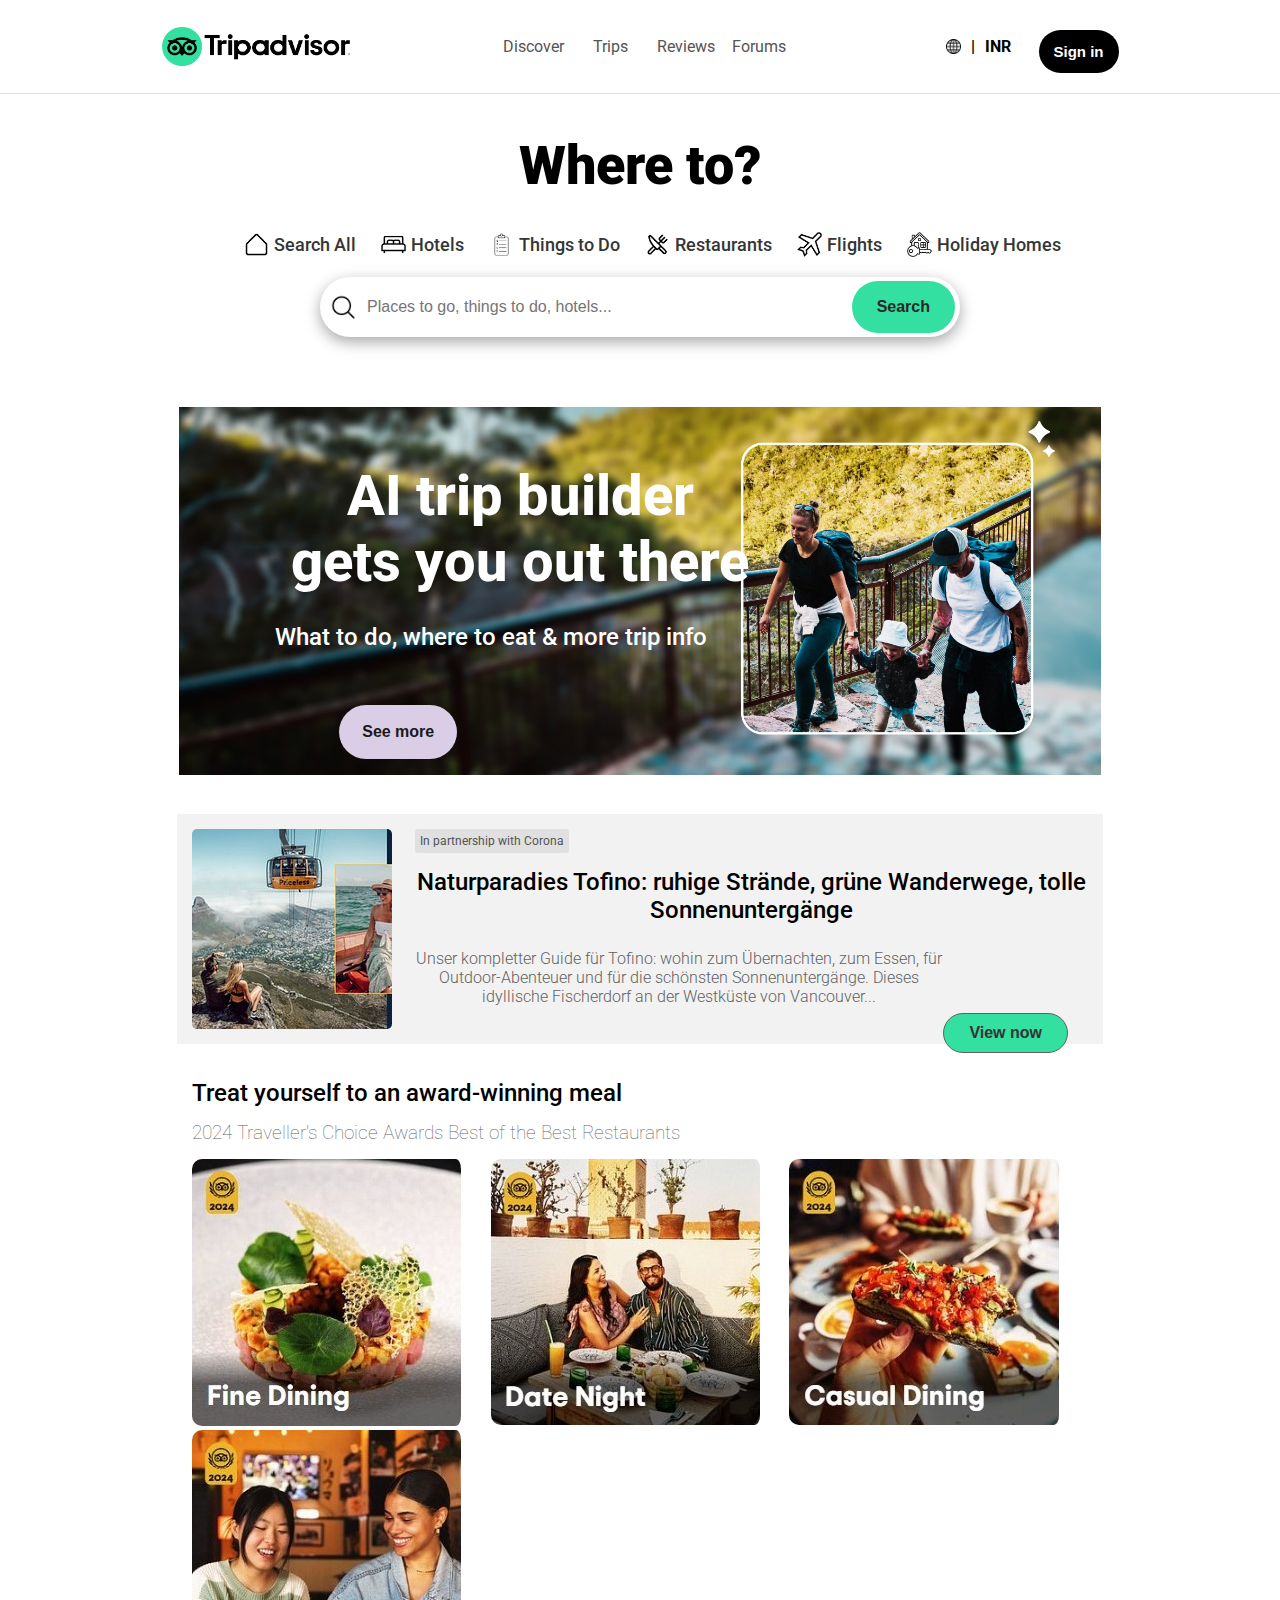
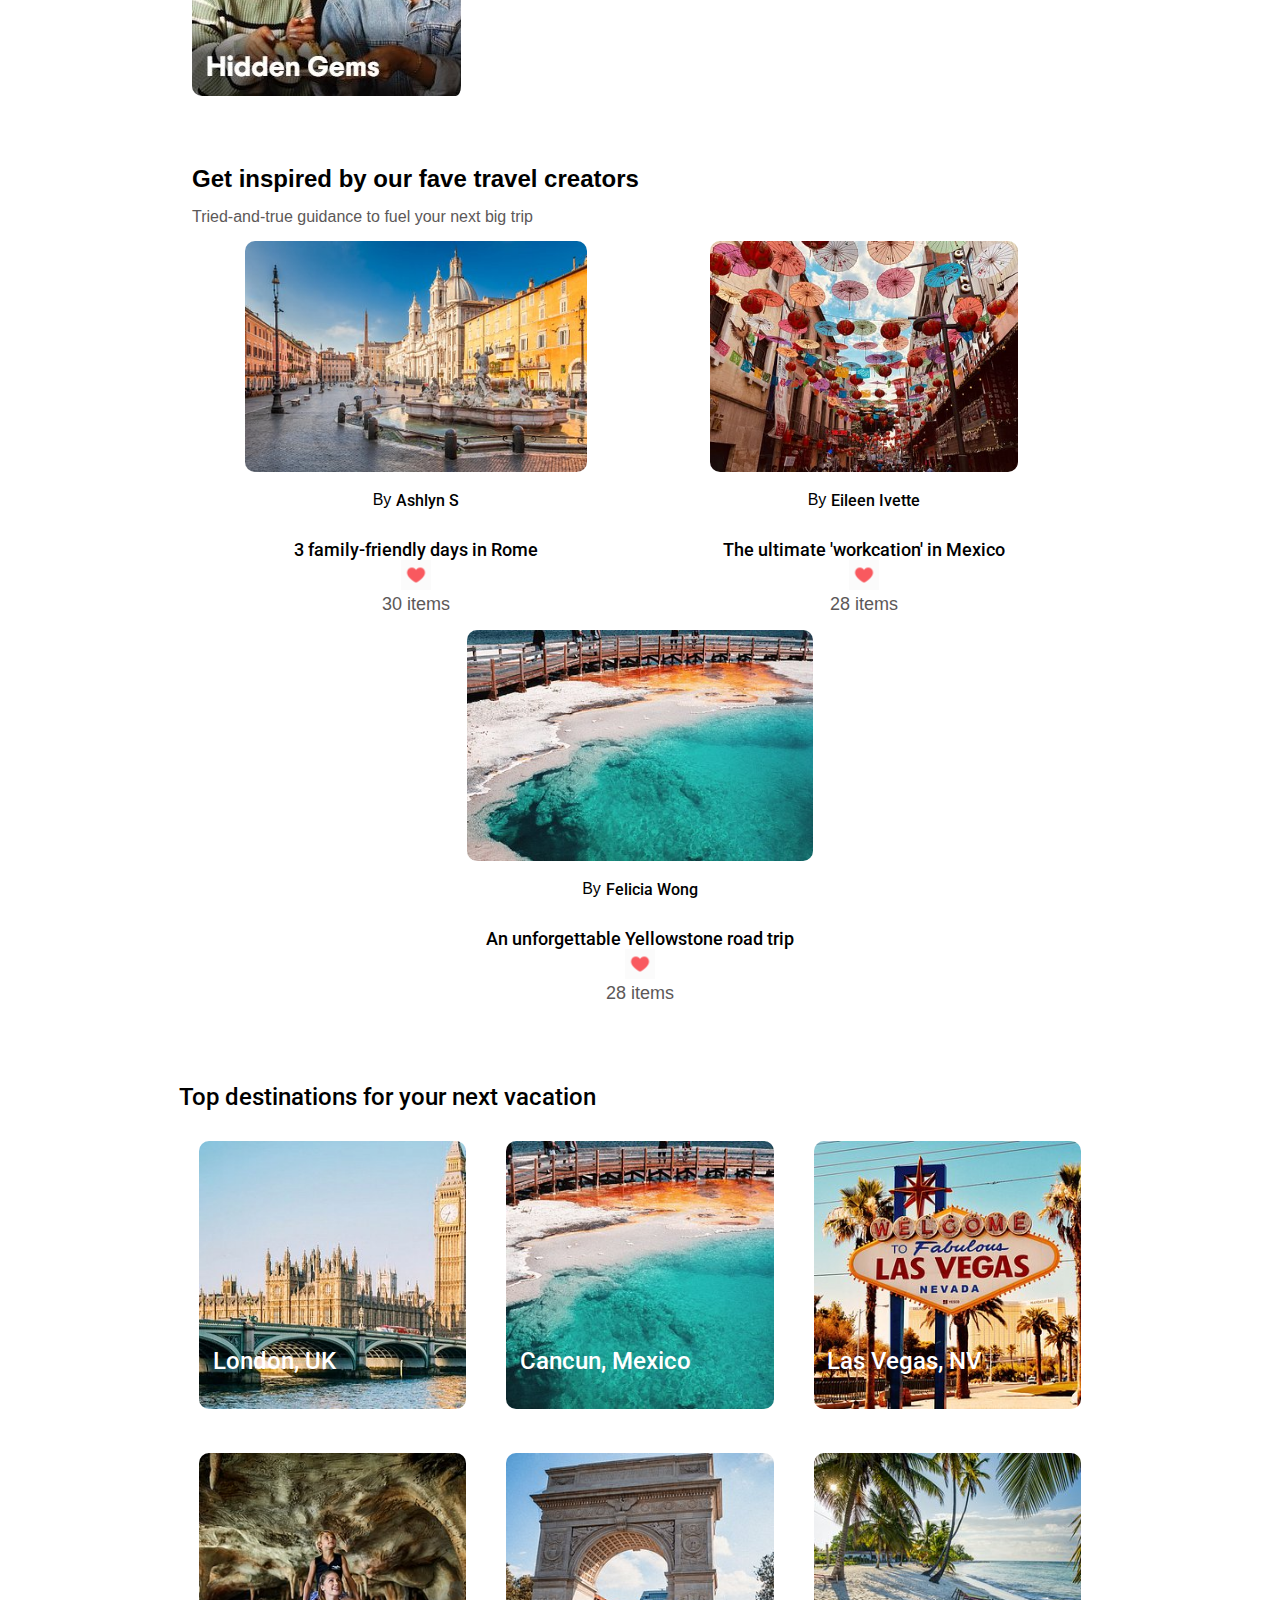
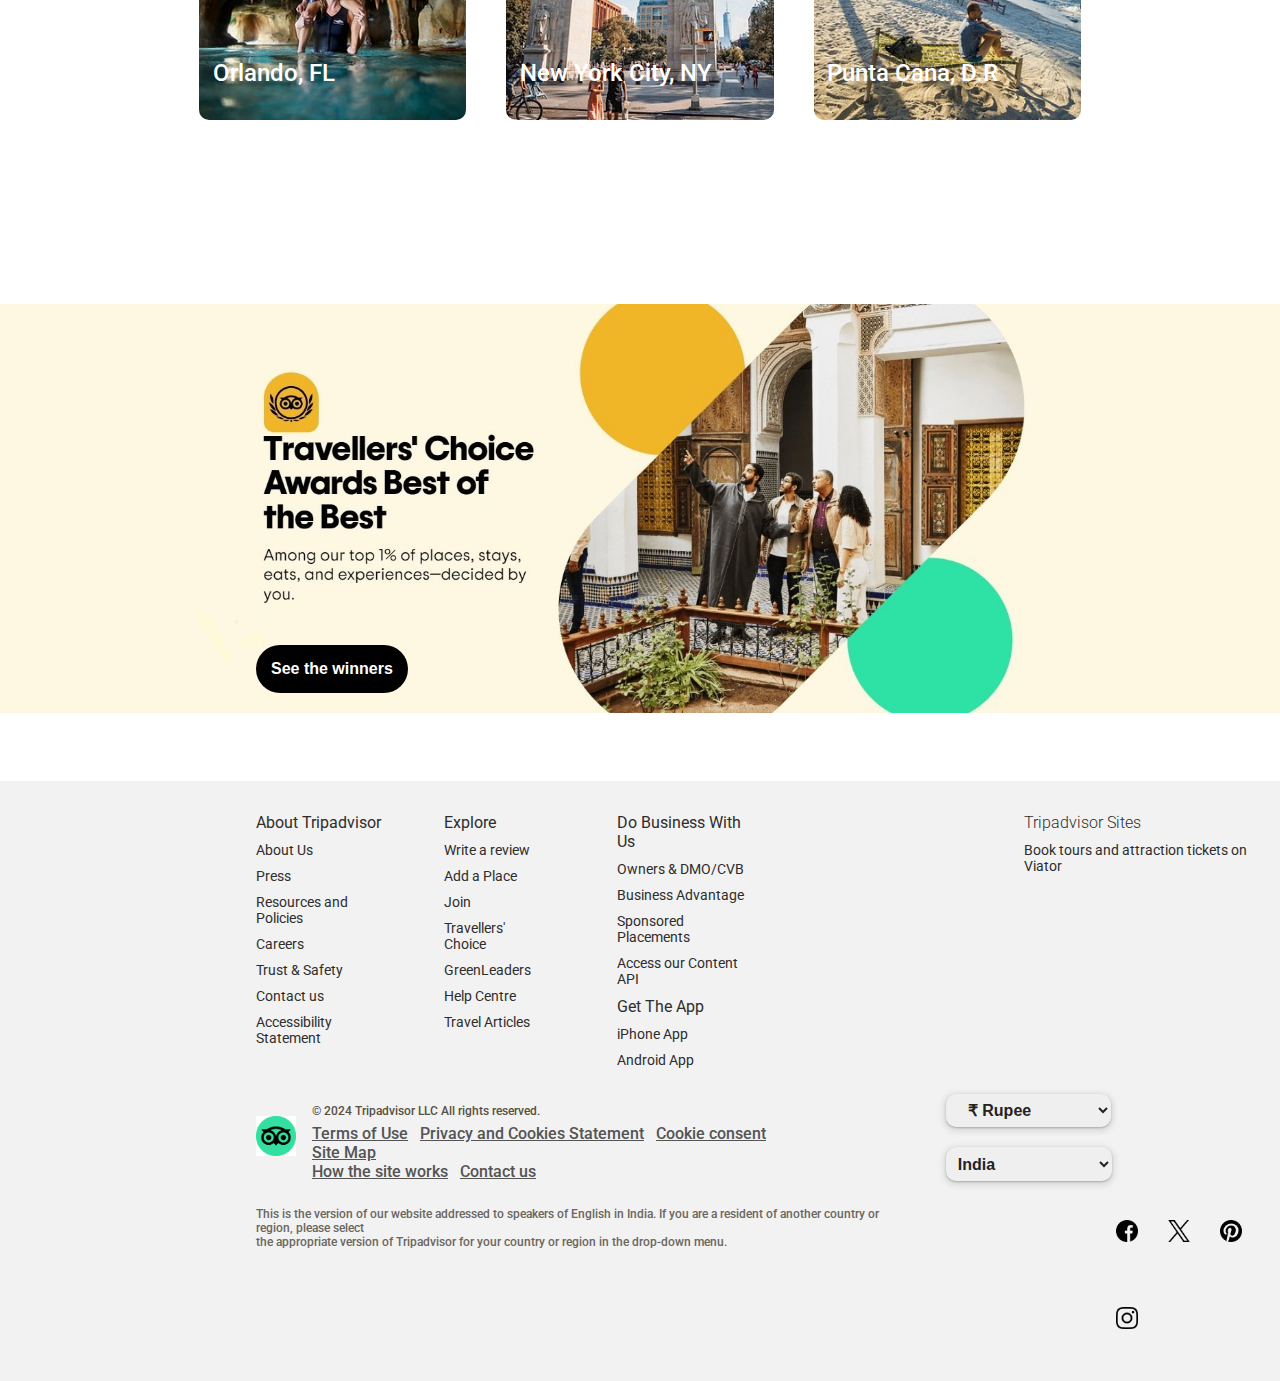
<file: index.html>
<!DOCTYPE html>
<html lang="en">

<head>
    <meta charset="UTF-8">
    <meta name="viewport" content="width=device-width, initial-scale=1.0">
    <title>Tripadvisor:Over a billion reviews & contributions for Hotels</title>
    <link rel="preconnect" href="https://fonts.googleapis.com">
    <link rel="preconnect" href="https://fonts.gstatic.com" crossorigin>
    <link href="https://fonts.googleapis.com/css2?family=Roboto:wght@500&display=swap" rel="stylesheet">
    <link rel="stylesheet" href="style.css">
</head>

<body>
    <nav>
        <div class="nav-section">
            <img src="./images/logo.jpg" alt="Tripadvisor">

            <div class="nav-section__menu">
                <p>Discover</p>
                <p>Trips</p>
                <p>Reviews</p>
                <a href="#">Forums</a>
            </div>
            <div class="nav-section__corner">
                <div class="nav-section__corner__pref">
                    <img src="./images/world.png" alt="">
                    <p>|</p>
                    <p>INR</p>
                </div>
                <button>Sign in</button>
            </div>
        </div>        
    </nav>

    <div class="nav-section-small">
        <img class="nav-section-small__menu" src="./images/menu.png" alt="menu">
        <img class="nav-section-small__logo" src="./images/logo.jpg" alt="Tripadvisor">
        <img class="nav-section-small__user" src="./images/user2.png" alt="">
    </div>


    <div class="search-section">
        <h1>Where to?</h1>
        <div class="search-section__menu">
            <img class="search-section__menu__line" src="./images/search all.png" alt="search">
            <a class="search-section__menu__line" href="#">Search All</a>
            <img src="./images/bed.png" alt="bed">
            <a href="#">Hotels</a>
            <img src="./images/task.png" alt="task">
            <a href="#">Things to Do</a>
            <img src="./images/cutlery.png" alt="cutlery">
            <a href="#">Restaurants</a>
            <img src="./images/plane (1).png" alt="plane">
            <a href="#">Flights</a>
            <img src="./images/house-key2.png" alt="house">
            <a href="#">Holiday Homes</a>
        </div>
        <div class="search-section__search">
            <img src="./images/search.png" alt="">
            <input type="text" placeholder="Places to go, things to do, hotels...">
            <button>Search</button>
        </div>
        
    </div>


    <div class="search-section-small">
        <div class="search-section-small-1"><img src="./images/search.png" alt="">
            <input type="text" placeholder="Places to go, things to do, hotels...">
        </div>
        <button>Search</button>
    </div>



    <div class="banner-section">
        <img src="./images/Banner-image.jpg" alt="">
        <h2>AI trip builder <br> gets you out there</h2>
        <p>What to do, where to eat & more trip info</p>
        <button>See more</button>
    </div>

    <div class="banner-section-small">
        <img src="./images/Banner-small.jpg" alt="">
        <div class="banner-section-small-title">
            <p>Powered by AI</p>
            <h3>BETA</h3>
        </div>
        <h1>AI trip builder gets you out there</h1>
        <h2>Get a whole getaway’s worth of ideas made for you—ready in seconds. </h2>

        <button> <img src="./images/map.png" alt="">Try it</button>
    </div>


    <div class="mini-banner-section">
        <div class="mini-banner-section-pic"><img src="./images/mini-banner1.jpg" alt="mini-banner"></div>

        <div class="mini-banner-section-content">
            <div class="mini-banner-section-corona">
                <p>In partnership with Corona</p>
            </div>
            <div class="mini-banner-section-h2">
                <h2>Naturparadies Tofino: ruhige Strände, grüne Wanderwege, tolle Sonnenuntergänge</h2>
            </div>

            <div class="mini-banner-section-desc">
                <p>Unser kompletter Guide für Tofino: wohin zum Übernachten, zum Essen, für Outdoor-Abenteuer und für
                    die
                    schönsten Sonnenuntergänge. Dieses idyllische Fischerdorf an der Westküste von Vancouver...</p>
                <button>View now</button>

                <div class="mini-banner-section-button"></div>
            </div>
        </div>





    </div>




    <div class="meal-section">
        <div class="meal-section-card">
            <h2>Treat yourself to an award-winning meal</h2>
            <h3>2024 Traveller's Choice Awards Best of the Best Restaurants</h3>
            <div class="meal-section-card-pic-container">
                <div class="meal-section-card-pic">
                    <img src="./images/M1.jpg" alt="Fine Dining">
                </div>
                <div class="meal-section-card-pic">
                    <img src="./images/M2.jpg" alt="Fine Dining">
                </div>
                <div class="meal-section-card-pic">
                    <img src="./images/M3.jpg" alt="Fine Dining">
                </div>
                <div class="meal-section-card-pic">
                    <img src="./images/M4.jpg" alt="Fine Dining">
                </div>
            </div>

        </div>

    </div>



    <div class="locations-section">
        <h2>Get inspired by our fave travel creators</h2>
        <p>Tried-and-true guidance to fuel your next big trip</p>

        <div class="locations-section-container">



            <div class="locations-section-card">

                <div class="locations-section-card-pic">
                    <img src="./images/L1.jpg" alt="Venice">
                </div>
                <div class="locations-section-card-by">
                    <p>By</p>
                    <a href="#">Ashlyn S</a>
                </div>
                <div class="locations-section-card-rating">
                    <a href="#">3 family-friendly days in Rome <br>
                        <img src="./images/heart.png" alt="heart">

                        <p>30 items</p>
                    </a>

                </div>
            </div>


            <div class="locations-section-card">
                <div class="locations-section-card-pic">
                    <img src="./images/L2.jpg" alt="Venice">
                </div>
                <div class="locations-section-card-by">
                    <p>By</p>
                    <a href="#">Eileen Ivette</a>
                </div>
                <div class="locations-section-card-rating">
                    <a href="#">The ultimate 'workcation' in Mexico <br>
                        <img src="./images/heart.png" alt="heart">

                        <p>28 items</p>
                    </a>

                </div>
            </div>


            <div class="locations-section-card">
                <div class="locations-section-card-pic">
                    <img src="./images/L4.jpg" alt="Venice">
                </div>
                <div class="locations-section-card-by">
                    <p>By</p>
                    <a href="#">Felicia Wong</a>
                </div>
                <div class="locations-section-card-rating">
                    <a href="#">An unforgettable Yellowstone road trip<br>
                        <img src="./images/heart.png" alt="heart">

                        <p>28 items</p>
                    </a>

                </div>
            </div>
        </div>
    </div>




    <div class="top-destination-section">
        <h1>Top destinations for your next vacation</h1>
        <div class="top-destination-section-container">
            <div class="destination-card">
                <img src="./images/TD1.jpg" alt="London">
                <h1>London, UK</h1>
            </div>
            <div class="destination-card">
                <img src="./images/TD5.jpg" alt="Cancun, Mexico">
                <h1>Cancun, Mexico</h1>
            </div>
            <div class="destination-card">
                <img src="./images/TD4.jpg" alt="Vegas">
                <h1>Las Vegas, NV</h1>
            </div>
            <div class="destination-card">
                <img src="./images/TD3.jpg" alt="Orlando">
                <h1>Orlando, FL</h1>
            </div>


            <div class="destination-card">
                <img src="./images/TD2.jpg" alt="Newyork">
                <h1>New York City, NY</h1>
            </div>
            <div class="destination-card">
                <img src="./images/TD6.jpg" alt="Orlando">
                <h1>Punta Cana, D.R</h1>
            </div>


        </div>
    
    </div>



    <div class="travellers-section">
        <img src="./images/Travellers (1).jpg" alt="travellers">
        <button>See the winners</button>
    </div>    

    <div class="travellers-section-small">

        <div class="travellers-section-small-badge"> <img src="./images/TC-badge_yellow.png" alt=""></div>
        <div class="travellers-section-small-title"> <h1>Travelers' Choice Awards Best of the Best</h1></div>
        <div class="travellers-section-small-desc"><h2>Among our top 1% of places, stays, eats, and experiences—decided by you.</h2></div>
        <div class="travellers-section-small-button"> <button>See the winners</button></div>
        <div class="travellers-section-small-bgimage"><img src="./images/travellers small.png" alt=""></div>       

    </div>



<div class="Trending-section">
    <h1> Trending in Travel</h1>    
        <a class="Trending-section__title" href="#">Fall Destinations</a>

        <a href="#">Asheville</a>
        <a href="#">Salem</a>
        <a href="#">Lisbon</a>
        <a href="#">Kauai</a>
        <a href="#">Pigeon Forge</a>
        <a href="#">New Orleans</a>

        <a href="#">Athens</a>
        <a href="#">Cusco</a>
        <a href="#">Bar Harbor</a>
        <a href="#">Savannah</a>
        <a href="#">Munich</a>
        <a href="#">Reykjavik</a>
        <a href="#">Finger Lakes</a>
        <a href="#">Orlando</a>

        <a href="#">Dubrovnik
        </a>
        <a href="#">Mexico City</a>
        <a href="#">Eureka Springs</a>
        <a href="#">Napa Valley</a>
        <a href="#">Marrakech</a>
        <a href="#">Buenos Aires</a>

</div>



    <footer class="footer-section">

        <div class="footer-section-one">
            <div class="footer-section-one-About">
                <p>About Tripadvisor</p>
                <a href="#">About Us</a>
                <a href="#">Press</a>
                <a href="#">Resources and Policies</a>
                <a href="#">Careers</a>
                <a href="#">Trust & Safety</a>
                <a href="#">Contact us</a>
                <a href="">Accessibility Statement</a>
            </div>
            <div class="footer-section-one-Explore">
                <p>Explore</p>
                <a href="#">Write a review</a>
                <a href="#">Add a Place</a>
                <a href="#">Join</a>
                <a href="#">Travellers' Choice</a>
                <a href="#"> GreenLeaders</a>
                <a href="#">Help Centre</a>
                <a href="#">Travel Articles</a>
            </div>
            <div class="footer-section-one-Business">
                <p>Do Business With Us</p>
                <a href="#">Owners & DMO/CVB</a>
                <a href="#">Business Advantage</a>
                <a href="#">Sponsored Placements</a>
                <a href="#">Access our Content API</a>
                <p>Get The App</p>
                <a href="#">iPhone App</a>
                <a href="#">Android App</a>
            </div>
            <div class="footer-section-one-advisor">
                <h3>Tripadvisor Sites</h3>
                <p>Book tours and attraction tickets on Viator</p>
            </div>
        </div>











        <div class="footer-section-two-small">

            <div class="business-section">
                <p> + <a href="#">About Tripadvisor</a></p>
                <p> + <a href="#">Explore</a></p>
                <p> + <a href="#">Do Business With Us</a></p>
                <p> + <a href="#">Get The App</a></p>
                <p> + <a href="#">Tripadvisor Sites</a></p>

            </div>

            <div class="section-two-small-input">
                <select name="currency" class="footer-section-two-inputs-currency">
                    <option value="option1">₹ Rupee</option>
                    <option value="option2">$ U.S. Dollars</option>
                    <option value="option3">£ GBP</option>
                    <option value="option4">€ Euro</option>
                    <option value="option4">CA$ Canadian </option>
                </select>
                <select name="Countries" class="footer-section-two-inputs-Countries">
                    <option value="Country1">India</option>
                    <option value="Country2">United States</option>
                    <option value="Country3">France</option>
                    <option value="Country4">Italy</option>
                    <option value="Country5">Germany</option>
                </select>
            </div>
            <div class="footer-section-two-media">
                <a href="https://www.facebook.com/" target="_blank"><img src="./images/facebook.png" alt="facebook"></a>
                <a href="https://x.com/" target="_blank"><img src="./images/twitter.png" alt="twitter"></a>
                <a href="https://in.pinterest.com/" target="_blank"><img src="./images/pinterest-logo (1).png"
                        alt=""></a>
                <a href="https://www.instagram.com/" target="_blank"><img src="./images/instagram.png" alt=""></a>

            </div>
            <div class="footer-section-two-final">
                <div class="footer-section-two-logo">
                    <img src="./images/Tripad__logoset.jpg" alt="TA-logo">
                </div>
                <div class="footer-section-two-policy">
                    <p>© 2024 Tripadvisor LLC All rights reserved.</p>
                    <span>
                        <a href="https://tripadvisor.mediaroom.com/in-terms-of-use"> Terms of Use</a>
                        <a href="https://tripadvisor.mediaroom.com/in-privacy-policy">Privacy and Cookies Statement</a>
                        <a href="#">Cookie consent</a>
                        <a href="https://www.tripadvisor.in/SiteIndex">Site Map</a> <br>
                        <a href="https://www.tripadvisor.in/HowTheSiteWorks.html">How the site works</a>
                        <a href="https://tripadvisor.mediaroom.com/IN-contact-us">Contact us</a>
                    </span>
                </div>
            </div>
            <div class="footer-section-three-desc">
                <p>This is the version of our website addressed to speakers of English in India. If you are a
                    resident of another country or region, please select <br> the appropriate version of Tripadvisor for
                    your country or region in the drop-down menu.</p>
            </div>


        </div>

        <div class="footer-section-two">

            <div class="footer-section-two-logo">
                <img src="./images/Tripad__logoset.jpg" alt="TA-logo">
            </div>

            <div class="footer-section-two-policy">
                <p>© 2024 Tripadvisor LLC All rights reserved.</p>
                <span>
                    <a href="https://tripadvisor.mediaroom.com/in-terms-of-use"> Terms of Use</a>
                    <a href="https://tripadvisor.mediaroom.com/in-privacy-policy">Privacy and Cookies Statement</a>
                    <a href="#">Cookie consent</a>
                    <a href="https://www.tripadvisor.in/SiteIndex">Site Map</a> <br>
                    <a href="https://www.tripadvisor.in/HowTheSiteWorks.html">How the site works</a>
                    <a href="https://tripadvisor.mediaroom.com/IN-contact-us">Contact us</a>
                </span>
            </div>
            <div class="footer-section-two-inputs">
                <select name="currency" class="footer-section-two-inputs-currency">
                    <option value="option1">₹ Rupee</option>
                    <option value="option2">$ U.S. Dollars</option>
                    <option value="option3">£ GBP</option>
                    <option value="option4">€ Euro</option>
                    <option value="option4">CA$ Canadian </option>
                </select>
                <select name="Countries" class="footer-section-two-inputs-Countries">
                    <option value="Country1">India</option>
                    <option value="Country2">United States</option>
                    <option value="Country3">France</option>
                    <option value="Country4">Italy</option>
                    <option value="Country5">Germany</option>
                </select>
            </div>
        </div>

        <div class="footer-section-three">
            <div class="footer-section-three-desc">
                <p>This is the version of our website addressed to speakers of English in India. If you are a
                    resident of another country or region, please select <br> the appropriate version of Tripadvisor for
                    your country or region in the drop-down menu.</p>
            </div>

            <div class="footer-section-three-media">
                <a href="https://www.facebook.com/" target="_blank"><img src="./images/facebook.png" alt="facebook"></a>
                <a href="https://x.com/" target="_blank"><img src="./images/twitter.png" alt="twitter"></a>
                <a href="https://in.pinterest.com/" target="_blank"><img src="./images/pinterest-logo (1).png"
                        alt=""></a>
                <a href="https://www.instagram.com/" target="_blank"><img src="./images/instagram.png" alt=""></a>

            </div>
        </div>

    </footer>



</body>

</html>
</file>
<file: style.css>
* {
    margin: 0;
    padding: 0;
}

body {
    margin: 0;
    padding: 0;
    font-family: "Roboto", system-ui;
    font-weight: 500;
    font-style: normal;
}
nav {
    position: sticky;
    top: 0;
    z-index: 1000;
}

.nav-section {
    display: flex;
    justify-content: space-evenly;
    align-items: center;
    padding: 20px;
    background-color: white;
    border-bottom: solid .5px rgb(228, 223, 223);
}





.nav-section-small {
    display: none;
}

.nav-section img {
    width: 188px;
    height: 100%;
    cursor: pointer;
    position: sticky;
    top: 10;
    z-index: 1000;
}

.nav-section__menu {
    display: flex;
    align-items: center;
    gap: 5px;
    font-weight: 400;
    color: #545454;
}

.nav-section__menu p {
    padding: 12px;
    border-radius: 20px;
}

.nav-section__menu p:hover {
    cursor: pointer;
    background-color: #F2F2F2;
    padding: 12px;
    border-radius: 20px;
}

.nav-section__menu a {
    text-decoration: none;
    color: #545454;
}




.nav-section__menu a:hover {
    text-decoration: underline;
}


.nav-section__corner {
    display: flex;
    align-items: center;
    gap: 10px;
    font-weight: 700;
}

.nav-section__corner__pref {
    display: flex;
    align-items: center;
    gap: 10px;
    padding: 10px 18px;
    cursor: pointer;
    border-radius: 30px;
}

.nav-section__corner__pref:hover {
    background-color: #F2F2F2;
}


.nav-section__corner img {
    height: 15px;
    width: 15px;
}

.nav-section__corner button {
    border-radius: 25px;
    border: none;
    color: white;
    background-color: black;
    padding: 13px 15px;
    font-weight: 700;
    font-size: 15px;
    cursor: pointer;
}

.nav-section__corner button:hover {
    background-color: #333333;
}

.nav-section-600 {
    display: none;
}











.search-section {
    display: flex;
    align-items: center;
    flex-direction: column;
    margin-bottom: 70px;
    margin-top: 40px;





}

.search-section h1 {
    font-size: 54px;
    font-weight: 900;
}

.search-section__menu {
    display: flex;
    align-items: center;
    margin-top: 30px;
    font-size: 18px;
    font-weight: 500;
    overflow-x: auto;
    max-width: 100%;
    white-space: nowrap;

}

.search-section__menu img {
    height: 35px;
    width: 35px;
    margin-left: 20px;

}

.search-section__menu a {
    color: rgb(53, 53, 53);
    text-decoration: none;
    padding: 0px;
}

.search-section__menu a:hover {
    text-decoration: underline;
}

.search-section__search {
    display: flex;
    align-items: center;
    margin-top: 15px;
    height: 60px;
    width: 50%;
    border-radius: 30px;
    box-shadow: rgba(0, 0, 0, 0.35) 0px 5px 15px;
}

.search-section-small {
    display: none;
    justify-content: center;
    flex-direction: column;
    box-shadow: 10px 10px 5px 0;
    width: 90%;
    padding: 15px;
    margin-top: 20px;
    margin-left: auto;
    margin-right: auto;
    border-radius: 10px;
    box-shadow: 0px 0px 10px rgba(0, 0, 0, 0.5);

}

.search-section-small-1 {
    display: flex;
    align-items: center;
    border-bottom: solid 1px rgb(223, 216, 216);
    padding: 10px;
    gap: 10px;
}

.search-section-small-1 img {
    height: 25px;
}

.search-section-small input {
    border: none;
    font-size: 16px;
    width: 100%;
    font-weight: 500;
}

.search-section-small input:focus {
    outline: none;

}

button {
    margin-top: 10px;
    background-color: #34E0A1;
    border: none;
    padding: 15px;
    border-radius: 25px;
    font-size: 16px;
    font-weight: 600;
    color: rgb(41, 39, 39);
}

button:hover {
    cursor: pointer;
    background-color: #badace;

}


.search-section__search img {
    height: 27px;
    width: 27px;
    padding: 10px;
}

.search-section__search input {
    border: none;
    width: 100%;
    font-size: 16px;
}

.search-section__search input:focus {
    outline: none;
}

.search-section__search button {
    font-weight: 700;
    background-color: #34E0A1;
    border: none;
    border-radius: 30px;
    padding: 17px 25px;
    font-size: 16px;
    margin: 5px;
}





.banner-section {
    width: 72%;
    max-width: 1200px;
    margin-left: auto;
    margin-right: auto;
    position: relative;
    text-align: center;

}

.banner-section img {
    width: 100%;
}

.banner-section h2 {
    color: rgb(255, 255, 255);
    position: absolute;
    left: 2em;
    top: 1em;
    font-size: 56px;
    font-weight: 800;
    margin-bottom: 10px;
}

.banner-section p {
    color: rgb(255, 255, 255);
    position: absolute;
    left: 4em;
    top: 9em;
    font-size: 24px;
    font-weight: 600px;
}



.banner-section button {
    position: absolute;
    left: 10em;
    top: 18em;
    background-color: #d9cee6;
    padding: 18px 23px;
    border-radius: 30px;
    color: #1b1919;
    font-size: 16px;
    font-weight: 700;
    border: none;
    cursor: pointer;
}

.banner-section button:hover {
    background-color: #776488;
}




/* small-banner-section */



.banner-section-small {
    position: relative;
    font-family: "Trip Sans VF", "Trip Sans", Arial, sans-serif;
    text-align: center;
    display: none;
}

.banner-section-small img {
    height: 520px;
    width: 100%;
}

.banner-section-small-title {
    display: flex;
    align-items: center;
    justify-content: center;
}

.banner-section-small-title p,
.banner-section-small-title h3,
.banner-section-small h1,
.banner-section-small h2 {
    position: absolute;
    margin: 10px 15px;
    color: white;
}

.banner-section-small-title p {
    top: 1%;
    left: 30%;
    font-size: 13px;
}

.banner-section-small-title h3 {
    top: 1%;
    left: 48%;
    font-size: 12px;
    font-weight: 700;
    background-color: rgb(255, 255, 255);
    color: #000000;
    padding: 5PX;
    border-radius: 3PX;
}

.banner-section-small h1 {
    top: 50px;
    font-size: 30px;
    font-weight: 700;
}

.banner-section-small h2 {
    top: 130px;
    font-size: 18px;
    font-weight: 400;
}



.banner-section-small button {
    background-color: #c6b5da;
    padding: 18px 23px;
    border-radius: 30px;
    color: #1b1919;
    font-size: 16px;
    font-weight: 600;
    border: none;
    cursor: pointer;
    display: flex;
    align-items: center;
    gap: 5px;
    position: absolute;
    top: 42%;
    left: 40%;
}

.banner-section-small button:hover {
    background-color: #B19597;
}

.banner-section-small button img {
    height: 15px;
    width: 15px;

}







.mini-banner-section {
    background-color: #F2F2F2;
    padding: 15px;
    width: 70%;
    height: 200px;
    max-width: 1200px;
    margin-left: auto;
    margin-right: auto;
    position: relative;
    text-align: center;
    margin-top: 35px;
    display: flex;
    cursor: pointer;

}

.mini-banner-section-pic {
    display: inline-block;
}

.mini-banner-section img {
    border-radius: 5px;
    margin-right: 23px;
}

.mini-banner-section-content {
    margin-left: 0;
}

.mini-banner-section-corona {
    background-color: #E0E0E0;
    width: 12em;
    border-radius: 3px;
    padding: 5px;
    color: #545454;
    font-size: 12px;
    font-weight: 400;
    margin-bottom: 15px;


}

.mini-banner-section-h2 h2 {
    font-weight: 500;


}

.mini-banner-section-desc {
    font-weight: 300;
    display: flex;
    color: #616161;
    margin-top: 25px;
    margin-right: 20px;
    ;

}

.mini-banner-section-desc button {
    padding: 10px 25px;
    color: #333333;
    border-radius: 30px;
    font-size: 16px;
    font-weight: 700;
    margin-top: 4em;

    white-space: nowrap;
    cursor: pointer;
    border: solid #616161 .5px;
}

.mini-banner-section-desc button:hover {
    color: white;
    background-color: black;
}






.meal-section {
    width: 70%;
    max-width: 1200px;
    margin-left: auto;
    margin-right: auto;
    margin-top: 35px;

}

.meal-section-card {
    position: relative;
}

.meal-section-card h2 {
    font-weight: 500;
    margin-bottom: 15px;

}

.meal-section-card h3 {
    margin-bottom: 15px;
    color: #616161;
    font-weight: 100;
}

.meal-section-card-pic-container {
    display: flex;
    flex-wrap: wrap;
    justify-content: space-between;


}

.meal-section-card-pic {
    flex-grow: 1;
    flex-basis: 20%;
}

.meal-section-card-pic img {
    transition: filter 0.2s ease;
    border-radius: 10px;
    padding-right: 5px;

}

.meal-section-card-pic img:hover {
    cursor: pointer;
    filter: invert(0.1) brightness(1.2) saturate(1.1);


}






.locations-section {
    width: 70%;
   
    margin-left: auto;
    margin-right: auto;
    margin-top: 65px;
    margin-bottom: 4em;
   

}

.locations-section h2 {

    margin-bottom: 15px;
    font-family: "Trip Sans VF", "Trip Sans", Arial, sans-serif;
    font-weight: 700;

}

.locations-section p {
    margin-bottom: 15px;
    color: #5c5858;
    font-family: "Trip Sans VF", "Trip Sans", Arial, sans-serif;
}

.locations-section-container {
    display: flex;
    justify-content: space-between;
    flex-wrap: wrap;
    
    

.locations-section-card {
    display: flex;
    flex-direction: column;
    text-align: center;
    flex-grow: 1;
    flex-basis: 20%;
}


}

.locations-section-card-by {
    display: flex;
    justify-content: center;
    color: black;

    margin-top: 15px;
    gap: 5px;
}

.locations-section-card-pic img {
    height: 231px;
   
    border-radius: 10px;
    transition: filter 0.2s ease;
}

.locations-section-card-pic img:hover {
    cursor: pointer;
    filter: invert(0.1) brightness(1.2) saturate(1.1);
}

.locations-section-card-by p,
a {
    color: black;
    text-decoration: none;
}

.locations-section-card-by a:hover {
    text-decoration: underline;
}

.locations-section-card-rating {
    margin-top: 15px;
    font-size: 18px;
}

.locations-section-card-rating a:hover {
    text-decoration: underline;
}

.locations-section-card-rating img {
    height: 30px;

}


/* Top-destination-section */

.top-destination-section {
    width: 72%;
    margin: 0 auto;
    margin-bottom: 10em;
    max-width: 1200px;
    
}
.top-destination-section h1 {
margin-bottom: 10px;
font-weight: 500;
font-size: 24px;
}

.top-destination-section-container {

    display: flex;
    justify-content: space-between;
    flex-wrap: wrap;  
    
   
    
}

.destination-card {
    flex-basis: 25%;
    flex-grow: 1;
    margin: 20px;
    
    
    position: relative;
    
}
.destination-card img {
    
    height: auto;
    border-radius: 10px;
    width: 100%;
    transition: filter 0.1s ease;
    
}
.destination-card  img:hover {
    cursor: pointer;
    filter: invert(0.1) brightness(1.2) saturate(1.1);
  }

  .destination-card h1 {
    position: absolute;
    bottom: 10%;
    left: 5%;
    color: white;
  }
  .destination-card h1:hover {
    cursor: pointer;
    filter: invert(0.1) brightness(1.2) saturate(1.1);
  }






.travellers-section-small {
    display: none;
    background-color: #FFF7E1;

}

.travellers-section-small-badge img {
    height: 75px;
    margin-left: 25px;
    margin-top: 25px;

}

.travellers-section-small-bgimage img {
    max-width: 100%;
    height: auto;
}

.travellers-section-small h1 {
    margin-left: 25px;
    font-size: 40px;
}

.travellers-section-small h2 {
    font-size: 20px;
    margin-left: 25px;
    margin-top: 10px;
    font-weight: 100;
    color: #545454;
}


.travellers-section-small button {
    margin-left: 25px;
    margin-top: 15px;
    background-color: black;
    color: white;
}

.travellers-section-small button:hover {
    cursor: pointer;
    background-color: #545454;
}












.travellers-section {
    position: relative;

}

.travellers-section img {
    width: 100%;
}

.travellers-section button {
    position: absolute;
    left: 20%;
    top: 80%;
    color: white;
    background-color: black;
    border: none;
    padding: 15px;
    border-radius: 25px;
    font-weight: 800;
    cursor: pointer;

}

.travellers-section button:hover {
    background-color: #333333;
}


.Trending-section {
    margin-top: 55px;
    margin-left: 35px;
    display: none;
    flex-direction: column;
    gap: 10px;
    font-size: 15px;

}

.Trending-section__title {
    text-decoration: underline solid black 2px;
    margin-bottom: 15px;
    margin-top: 15px;

}

.Trending-section a {
    color: #585044;
}








.footer-section {
    background-color: #F2F2F2;
    margin-top: 4em;
}

.footer-section-one {
    display: flex;
    margin-left: 20%;
    padding-top: 2em;
    gap: 25px;
    color: black;
}

.footer-section-one-About {
    display: flex;
    flex-direction: column;
    gap: 10px;
    font-size: 14px;
    color: rgb(46, 45, 45);
    font-weight: 400;

}

.footer-section-one-About p {

    font-size: 16px;
}

.footer-section-one-About a {
    text-decoration: none;
    color: rgb(46, 45, 45);
}

.footer-section-one-About a:hover {
    text-decoration: underline;
    color: #616161;
}

.footer-section-one-Explore {
    display: flex;
    flex-direction: column;
    gap: 10px;
    font-size: 14px;
    color: rgb(46, 45, 45);
    font-weight: 400;
    margin-left: 23px;
}

.footer-section-one-Explore p {
    font-size: 16px;
}

.footer-section-one-Explore a {
    color: rgb(46, 45, 45);
    text-decoration: none;
}

.footer-section-one-Explore a:hover {
    text-decoration: underline;
    color: #616161;
}

.footer-section-one-Business {
    display: flex;
    flex-direction: column;
    gap: 10px;
    font-size: 14px;
    margin-left: 45px;
    font-weight: 400;
    color: rgb(46, 45, 45);
}

.footer-section-one-Business p {
    font-size: 16px;
}

.footer-section-one-Business a {
    color: rgb(46, 45, 45);
    text-decoration: none;
}

.footer-section-one-Business a:hover {
    text-decoration: underline;
    color: #616161;
}

.footer-section-one-advisor {
    margin-left: 15em;
    color: rgb(46, 45, 45);
}

.footer-section-one-advisor h3 {
    font-weight: 300;
    font-size: 16px;
    margin-bottom: 10px;
}

.footer-section-one-advisor p {
    font-weight: 400;
    font-size: 14px;
}




.footer-section-two-small {
    display: none;
    padding: 15px;
    margin-bottom: 15px;
}

.business-section {
    font-size: 16px;
    color: #969090;
    margin-left: 20px;

}

.business-section a {
    font-size: 16px;
    font-weight: 100;
    color: #615e5e;
    margin-bottom: 15px;
}

.business-section a:hover {
    text-decoration: underline;
}

.business-section p {
    margin-bottom: 35px;

}


.section-two-small-input {
    display: flex;
    flex-direction: column;
}

.footer-section-two-inputs-currency {
    padding-top: 8px;
    padding-bottom: 7px;
    padding-right: 35px;
    padding-left: 8px;
    border-radius: 10px;
    border: none;
    font-size: 16px;
    margin: 10px 20px;
    font-weight: 700;
    color: rgb(36, 35, 35);
    box-shadow: rgba(60, 64, 67, 0.3) 0px 1px 2px 0px, rgba(60, 64, 67, 0.15) 0px 2px 6px 2px;
}

.footer-section-two-inputs-currency:hover {
    cursor: pointer;
    background-color: #F2F2F2;
}

.footer-section-two-inputs-Countries {
    padding-top: 8px;
    padding-bottom: 7px;
    padding-right: 35px;
    padding-left: 8px;
    border-radius: 10px;
    border: none;
    font-size: 16px;
    margin: 10px 20px;
    font-weight: 700;
    color: rgb(36, 35, 35);
    box-shadow: rgba(60, 64, 67, 0.3) 0px 1px 2px 0px, rgba(60, 64, 67, 0.15) 0px 2px 6px 2px;

}

.footer-section-two-inputs-Countries:hover {
    cursor: pointer;
    background-color: #F2F2F2;
}

.footer-section-two-media {
    margin-left: 60%;
    margin-top: 1em;
}

.footer-section-two-media img {
    height: 22px;
    margin: .8em;
    margin-bottom: 3em;
    margin-left: 1em;

}

.footer-section-two-final {
    display: flex;
    justify-content: space-around;
}

.footer-section-two-logo img {
    height: 40px;
}

.footer-section-two-policy {


    margin-top: 10px;
    margin-left: 1em;
}

.footer-section-two-policy p {
    font-size: 12px;
    color: #585044;
    margin-bottom: 0.5em;

}

.footer-section-two-policy span a {
    padding-right: 8px;
    color: #545454;
    cursor: pointer;
    text-decoration: underline;
    font-size: 16px;
}

.footer-section-two-policy span a:hover {
    color: #545454;
}




.footer-section-two {
    display: flex;
    align-items: center;
    margin-left: 20%;
    margin-top: 1em;

}

.footer-section-two-inputs-small {
    display: none;
}

.footer-section-two-logo img {
    height: 40px;
}

.footer-section-two-policy {


    margin-top: 10px;
    margin-left: 1em;
}

.footer-section-two-policy p {
    font-size: 12px;
    color: #585044;
    margin-bottom: 0.5em;

}

.footer-section-two-policy span a {
    padding-right: 8px;
    color: #545454;
    cursor: pointer;
    text-decoration: underline;
}

.footer-section-two-policy span a:hover {
    color: #545454;
}

.footer-section-two-inputs {

    margin-left: 14%;


}

.footer-section-two-inputs-currency {
    padding: 7px 18px;
    border-radius: 10px;
    box-shadow: rgba(60, 64, 67, 0.3) 0px 1px 2px 0px, rgba(60, 64, 67, 0.15) 0px 2px 6px 2px;
    font-size: 16px;
    font-weight: 700;
    color: rgb(36, 35, 35);
    border: none;
    margin-right: 10px;
}

.footer-section-two-inputs-Countries {
    padding-top: 8px;
    padding-bottom: 7px;
    padding-right: 35px;
    padding-left: 8px;
    border-radius: 10px;
    border: none;
    font-size: 16px;
    font-weight: 700;
    color: rgb(36, 35, 35);
    box-shadow: rgba(60, 64, 67, 0.3) 0px 1px 2px 0px, rgba(60, 64, 67, 0.15) 0px 2px 6px 2px;

}

.footer-section-three {
    display: flex;
    margin-left: 20%;
    margin-top: 1em;

}

.footer-section-three-desc {
    font-size: 12px;
    color: #6b665e;
}

.footer-section-three-media {
    margin-left: 13em;

}

.footer-section-three-media img {
    height: 22px;
    margin: .8em;
    margin-bottom: 3em;
}



/* responsive for Nav sections */

@media screen and (max-width:800px) {

    body {
        font-size: 10px;
    }
    .nav-section {
        display: none;
    }

    .nav-section-small {
        display: flex;
        justify-content: space-around;
        align-items: center;
        margin-top: 40px;
        position: sticky;
        top: 0;
        background-color: white;
    z-index: 1000;
    box-shadow: 0 2px 5px rgba(0, 0, 0, 0.1);

    }

    .nav-section-small__menu {
        height: 20px;
        cursor: pointer;
    }

    .nav-section-small__logo {
        width: 132px;
        cursor: pointer;
    }

    .nav-section-small__user {
        height: 25px;
        cursor: pointer;
    }

}

/* Responsive for search section */

@media screen and (max-width:800px) {

    .search-section__menu {

        overflow-x: auto;

    }

    .search-section__search {
        display: none;
    }

    .search-section-small {
        display: flex;
        margin-bottom: 15px;
        
    }

    .search-section h1 {
        display: none;
    }

    .mini-banner-section {
        display: none;
    }

    .meal-section-card h2 {
        font-size: 24px;
    }

    .meal-section-card h3 {
        font-size: 16px;
        font-family: Trip Sans VF, "Trip Sans", Arial, sans-serif;
        font-weight: 400;

    }
}



/* Responsive for Meal section */

@media screen and (max-width:800px) {

.meal-section-card-pic {
    flex-basis: 40%;
    margin-top: 15px;
    text-align: center;
}
}

/* Responsive for Banner section */

@media screen and (max-width:800px) { 
    .banner-section {
        display: none;
    }
    
    .banner-section-small {
        display: block;
    }


}











/* Responsive for locations section */

@media screen and (max-width:800px) {

    .locations-section-card {
        flex-basis: 40%;
        margin-bottom: 60px;

    }

    .locations-section h2 {
        font-size: 24px;
        font-family: "Trip Sans VF", "Trip Sans", Arial, sans-serif;
        font-weight: 600;
    }

    .locations-section p {

        font-size: 16px;
        color: #5c5858;
        font-family: "Trip Sans VF", "Trip Sans", Arial, sans-serif;
    }

    .locations-section-card-by a {
        font-size: 16px;
    }


   

    .travellers-section {
        display: none;
    }

    .travellers-section-small {
        display: block;
    }

    .Trending-section {
        display: flex;
    }
}
  

@media screen and (max-width:800px)  {
    .destination-card {
        flex-basis: 45%; /* 1 card in a row */
    }
}





/* Responsive for Footer section */

@media screen and (max-width:800px) {

    .footer-section-two {
        display: none;
    }

    .footer-section-two-small {
        display: block;
    }

    .footer-section-three {
        display: none;
    }

    .footer-section-one {
        display: none;
    }

}
</file>
